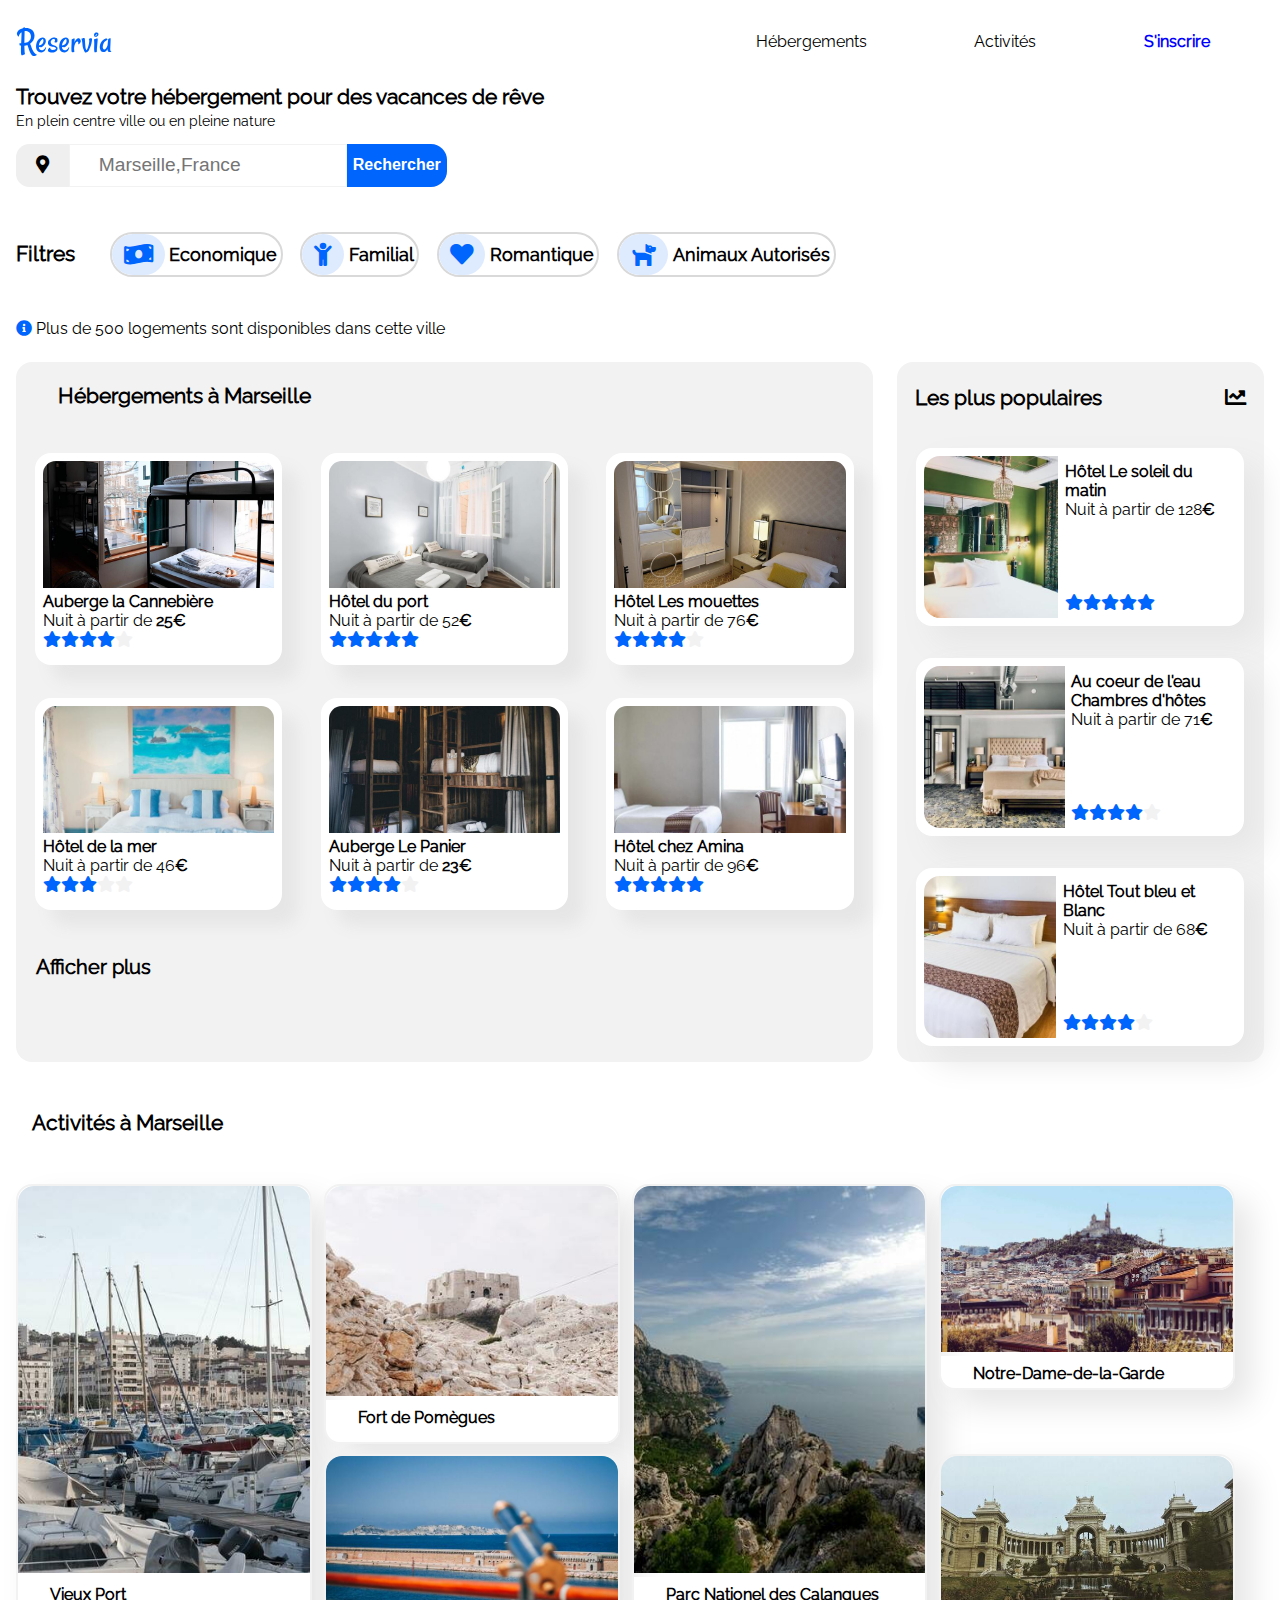
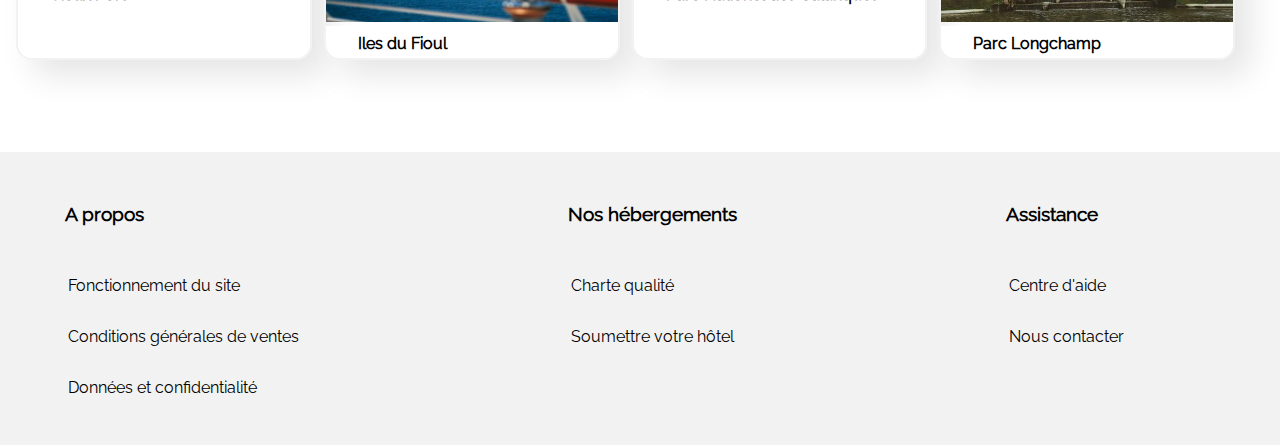
<file: Index.html>
<!DOCTYPE html>
<html lang="fr">
<head>
	<meta charset="utf-8">
	<link rel="stylesheet" type="text/css" href="style.css">
	<link rel="stylesheet" type="text/css" href="Fontawesome/css/all.min.css">
	<title>Reservia - Locations de vacances, logements, Expériences et Lieux</title>
</head>
<body>
	<!-- Header --> 
	<header id="Entete">
			<img src="images/logo/Reservia.svg" alt="Logo Reservia" id="LogoReservia" class="ElementEntete">
			<nav id="navigation">
				<ul id="navigationUL" class="ElementEntete">
					<li class="ElemNav"><a href="#HebergMarseille" class="lienpage">Hébergements</a></li>
					<li class="ElemNav"><a href="#activites" class="lienpage">Activités</a></li>
				</ul>
			</nav>
			<a href="Logon" class="lienpage ElementEntete" id="Logon"><em>S'inscrire</em></a>
	</header>
	
	<!-- Section de Recherche -->
	<section>
		<h2>Trouvez votre hébergement pour des vacances de rêve</h2>
		<p>En plein centre ville ou en pleine nature</p>
		<div id="recherche">
			<button id="localisation"><i class="fas fa-map-marker-alt fa-lg elementsearch"></i></button>
			<input type="search" id="mysearch" class="elementsearch" name="rechercher" placeholder="Marseille,France">
			<button id="search" class="elementsearch">Rechercher</button>
			<button id="IconSearch" class="elementsearch"><i class="fas fa-search"></i></button>
		</div>		
		
		<section id="filtres">
			<h3>Filtres</h3>
			<div id="ContainerFiltres">
				<div>
					<a href="hebergements.html#Economique" class="contentfiltre">
					<i class="fas fa-money-bill-wave fa-lg iconfiltre"></i>
					Economique
					</a> 
				</div>
				<div>
					<a href="hebergements.html#Familial" class="contentfiltre">
					<i class="fas fa-child fa-lg iconfiltre"></i>
					Familial
					</a> 
				</div>
				<div>
					<a href="hebergements.html#Romantique" class="contentfiltre">
					<i class="fas fa-heart fa-lg iconfiltre fa-lg iconfiltre"></i>
					Romantique
					</a> 
				</div>
				<div>
					<a href="hebergements.html#Animaux" class="contentfiltre">
					<i class="fas fa-dog fa-lg iconfiltre"></i>
					Animaux Autorisés
					</a> 
				</div>
			</div>
				
		</section> 		
	</section>
	
	<!-- Zone de Texte -->
	<div id="textinfo">
		<i class="fas fa-info-circle" id="iconinfo"></i>
	Plus de 500 logements sont disponibles dans cette ville
	</div>

	<!-- Section regroupant Hergement Marseille et Populaires -->
	<div id="Hebergements">

		<!-- sous Section Hebergement Marseille -->
		<section id="HebergMarseille">
			<h2 id="TitreMars">Hébergements à Marseille</h2>
			<div class="ContHebergMarseille">
					<figure class="elementsMars">
						<a href="">
							<img src="images/hebergements/4_small/marcus-loke-WQJvWU_HZFo-unsplash.jpg" alt="Auberge la cannebière" class="imagesHeberg">
						</a>
							<figcaption><strong>Auberge la Cannebière</strong><br />
							Nuit à partir de <strong>25€</strong> <br>
							<i class="fas fa-star colorstar"></i><i class="fas fa-star colorstar"></i><i class="fas fa-star colorstar"></i><i class="fas fa-star colorstar"></i><i class="fas fa-star star"></i></figcaption>
						
					</figure> 
					<figure class="elementsMars">
						<a href="">
							<img src="images/hebergements/4_small/fred-kleber-gTbaxaVLvsg-unsplash.jpg" alt="Hôtel du port" class="imagesHeberg">
							</a>
							<figcaption><strong>Hôtel du port</strong><br />
							Nuit à partir de 52<strong>€</strong> <br>
							<i class="fas fa-star colorstar"></i><i class="fas fa-star colorstar"></i><i class="fas fa-star colorstar"></i><i class="fas fa-star colorstar"></i><i class="fas fa-star colorstar"></i>
							</figcaption>
						
					</figure>
					<figure class="elementsMars">
						<a href="">
							<img src="images/hebergements/4_small/reisetopia-B8WIgxA_PFU-unsplash.jpg" alt="Hôtel Les mouettes" class="imagesHeberg">
							</a>
							<figcaption><strong>Hôtel Les mouettes</strong><br />
							Nuit à partir de 76<strong>€</strong> <br>
							<i class="fas fa-star colorstar"></i><i class="fas fa-star colorstar"></i><i class="fas fa-star colorstar"></i><i class="fas fa-star colorstar"></i><i class="fas fa-star star"></i>
							</figcaption>
					</figure>
					<figure class="elementsMars">
						<a href="">
							<img src="images/hebergements/4_small/annie-spratt-Eg1qcIitAuA-unsplash.jpg" alt="Hôtel de la mer"  class="imagesHeberg">
							</a>
							<figcaption><strong>Hôtel de la mer</strong><br />
							Nuit à partir de 46<strong>€</strong><br>
							<i class="fas fa-star colorstar"></i><i class="fas fa-star colorstar"></i><i class="fas fa-star colorstar"></i><i class="fas fa-star star"></i><i class="fas fa-star star"></i>
							</figcaption>
					</figure>
					<figure class="elementsMars">
						<a href="">
							<img src="images/hebergements/4_small/nicate-lee-kT-ZyaiwBe0-unsplash.jpg" alt="Auberge Le Panier"  class="imagesHeberg">
							</a>
							<figcaption><strong>Auberge Le Panier</strong><br />
							Nuit à partir de <strong>23€</strong> <br>
							<i class="fas fa-star colorstar"></i><i class="fas fa-star colorstar"></i><i class="fas fa-star colorstar"></i><i class="fas fa-star colorstar"></i><i class="fas fa-star star"></i>
							</figcaption>
					</figure>
					<figure class="elementsMars">
						<a href="">
							<img src="images/hebergements/4_small/febrian-zakaria-M6S1WvfW68A-unsplash.jpg" alt="Hôtel chez Amina"  class="imagesHeberg">
							</a>
							<figcaption><strong>Hôtel chez Amina</strong><br />
							Nuit à partir de 96<strong>€</strong> <br>
							<i class="fas fa-star colorstar"></i><i class="fas fa-star colorstar"></i><i class="fas fa-star colorstar"></i><i class="fas fa-star colorstar"></i><i class="fas fa-star colorstar"></i>
							</figcaption>
					</figure>
			</div>
			<div id="ShowMore">
				<a href="">Afficher plus</a>
			</div>
			
		</section>

		<!-- sous section Populaires -->
		<section id="populaires">
				<div id="TitrePop">
					<h2>Les plus populaires</h2><i class="fas fa-chart-line fa-lg" id="iconPop"></i>
				</div>
				<div id="ContPopulaire">		
					<figure class="BoxElementsPop">
						<a href="" class="ElementsPop">
							<img src="images/hebergements/4_small/emile-guillemot-Bj_rcSC5XfE-unsplash.jpg" alt="Hôtel Le soleil du matin"  class="imagesPop">
							</a>
							<figcaption class="DescriptionPop">
								<div>
									<strong>Hôtel Le soleil du matin</strong><br />
									Nuit à partir de 128<strong>€</strong> <br>
								</div>
								<div>
									<i class="fas fa-star colorstar"></i><i class="fas fa-star colorstar"></i><i class="fas fa-star colorstar"></i><i class="fas fa-star colorstar"></i><i class="fas fa-star colorstar"></i>
								</div>
							</figcaption>
					</figure>
					
					<figure class="BoxElementsPop">
						<a href="" class="ElementsPop">
							<img src="images/hebergements/4_small/aw-creative-VGs8z60yT2c-unsplash.jpg" alt="Au coeur de l'eau Chambres d'hôtes"  class="imagesPop">
							</a>
							<figcaption class="DescriptionPop">
								<div>
									<strong>Au coeur de l'eau <br> 
									Chambres d'hôtes</strong><br />
									Nuit à partir de 71<strong>€</strong><br>
								</div>
								<div>
									<i class="fas fa-star colorstar"></i><i class="fas fa-star colorstar"></i><i class="fas fa-star colorstar"></i><i class="fas fa-star colorstar"></i><i class="fas fa-star star"></i>
								</div>				
							</figcaption>
					</figure>
					<figure class="BoxElementsPop">
						<a href="" class="ElementsPop">
							<img src="images/hebergements/4_small/febrian-zakaria-sjvU0THccQA-unsplash.jpg" alt="Hôtel Tout bleu et Blanc"  class="imagesPop">
							</a>
							<figcaption class="DescriptionPop">
								<div>
									<strong>Hôtel Tout bleu et Blanc</strong><br />
									Nuit à partir de 68<strong>€</strong><br>
								</div>
								<div>
									<i class="fas fa-star colorstar"></i><i class="fas fa-star colorstar"></i><i class="fas fa-star colorstar"></i><i class="fas fa-star colorstar"></i><i class="fas fa-star star"></i>
								</div>				
							</figcaption>
					</figure>
				</div>
		</section>
	</div>	

	<!-- Section Activités -->
	<section id="activites">
		<h2>Activités à Marseille</h2>
		<div id="ContActivites">
					<figure class="BoxAct">
						<a href="" class="ElementAct">
							<img src="images/activites/4_small/reno-laithienne-QUgJhdY5Fyk-unsplash.jpg" alt="Vieux Port"  class="imagesAct">
							</a>
							<figcaption class="DescriptionAct"><strong>Vieux Port</strong><br />
							</figcaption>
					</figure>
					<figure class="BoxAct">
						<a href="">
							<img src="images/activites/4_small/paul-hermann-QFTrLdQIRhI-unsplash.jpg" alt="Fort de Pomègues"  class="imagesAct">
							</a>
							<figcaption class="DescriptionAct"><strong>Fort de Pomègues</strong><br />
							</figcaption>
					</figure>
					<figure class="BoxAct">
						<a href="">
							<img src="images/activites/4_small/kevin-hikari-rV_Qd1l-VXg-unsplash.jpg" alt="Iles du Fioul"  class="imagesAct">
							</a>
							<figcaption class="DescriptionAct"><strong>Iles du Fioul</strong><br />
							</figcaption>
					</figure>
					<figure class="BoxAct">	
						<a href="">
							<img src="images/activites/4_small/kilyan-sockalingum-NR8-cBCN3aI-unsplash.jpg" alt="Parc Nationel des Calanques"  class="imagesAct">
							</a>
							<figcaption class="DescriptionAct"><strong>Parc Nationel des Calanques</strong><br />
							</figcaption>
					</figure>
					<figure class="BoxAct">
						<a href="">
							<img src="images/activites/4_small/florian-wehde-xW9e8gdotxI-unsplash.jpg" alt="Notre-Dame-de-la-Garde"  class="imagesAct">
							</a>
							<figcaption class="DescriptionAct"><strong>Notre-Dame-de-la-Garde</strong><br />
							</figcaption>
					</figure>
					<figure class="BoxAct">
						<a href="">
							<img src="images/activites/4_small/lena-paulin-wH2-EJoDcV0-unsplash.jpg" alt="Parc Longchamp"  class="imagesAct">
							</a>
							<figcaption class="DescriptionAct"><strong>Parc Longchamp</strong><br />
							</figcaption>
					</figure>
		</div> 
	</section>

	<!-- Footer -->
	<footer id="basdepage">
		<nav class="propos">
			<h3>A propos</h3>
			<ul>
				<li class="ElementPropos"><a href="">Fonctionnement du site</a></li>
				<li class="ElementPropos"><a href="">Conditions générales de ventes</a></li>
				<li class="ElementPropos"><a href="">Données et confidentialité</a></li>
			</ul>				
		</nav>
		<nav class="propos">
			<h3>Nos hébergements</h3>
			<ul>
				<li class="ElementPropos"><a href="">Charte qualité</a></li>
				<li class="ElementPropos"><a href="">Soumettre votre hôtel</a></li>
			</ul>
		</nav>
		<nav class="propos">
			<h3>Assistance</h3>
			<ul>
				<li class="ElementPropos"><a href="">Centre d'aide</a></li>
				<li class="ElementPropos"><a href="mailto:contact@reservia.com">Nous contacter</a></li>
			</ul>
		</nav>
	</footer> 
</body>
</html>
</file>
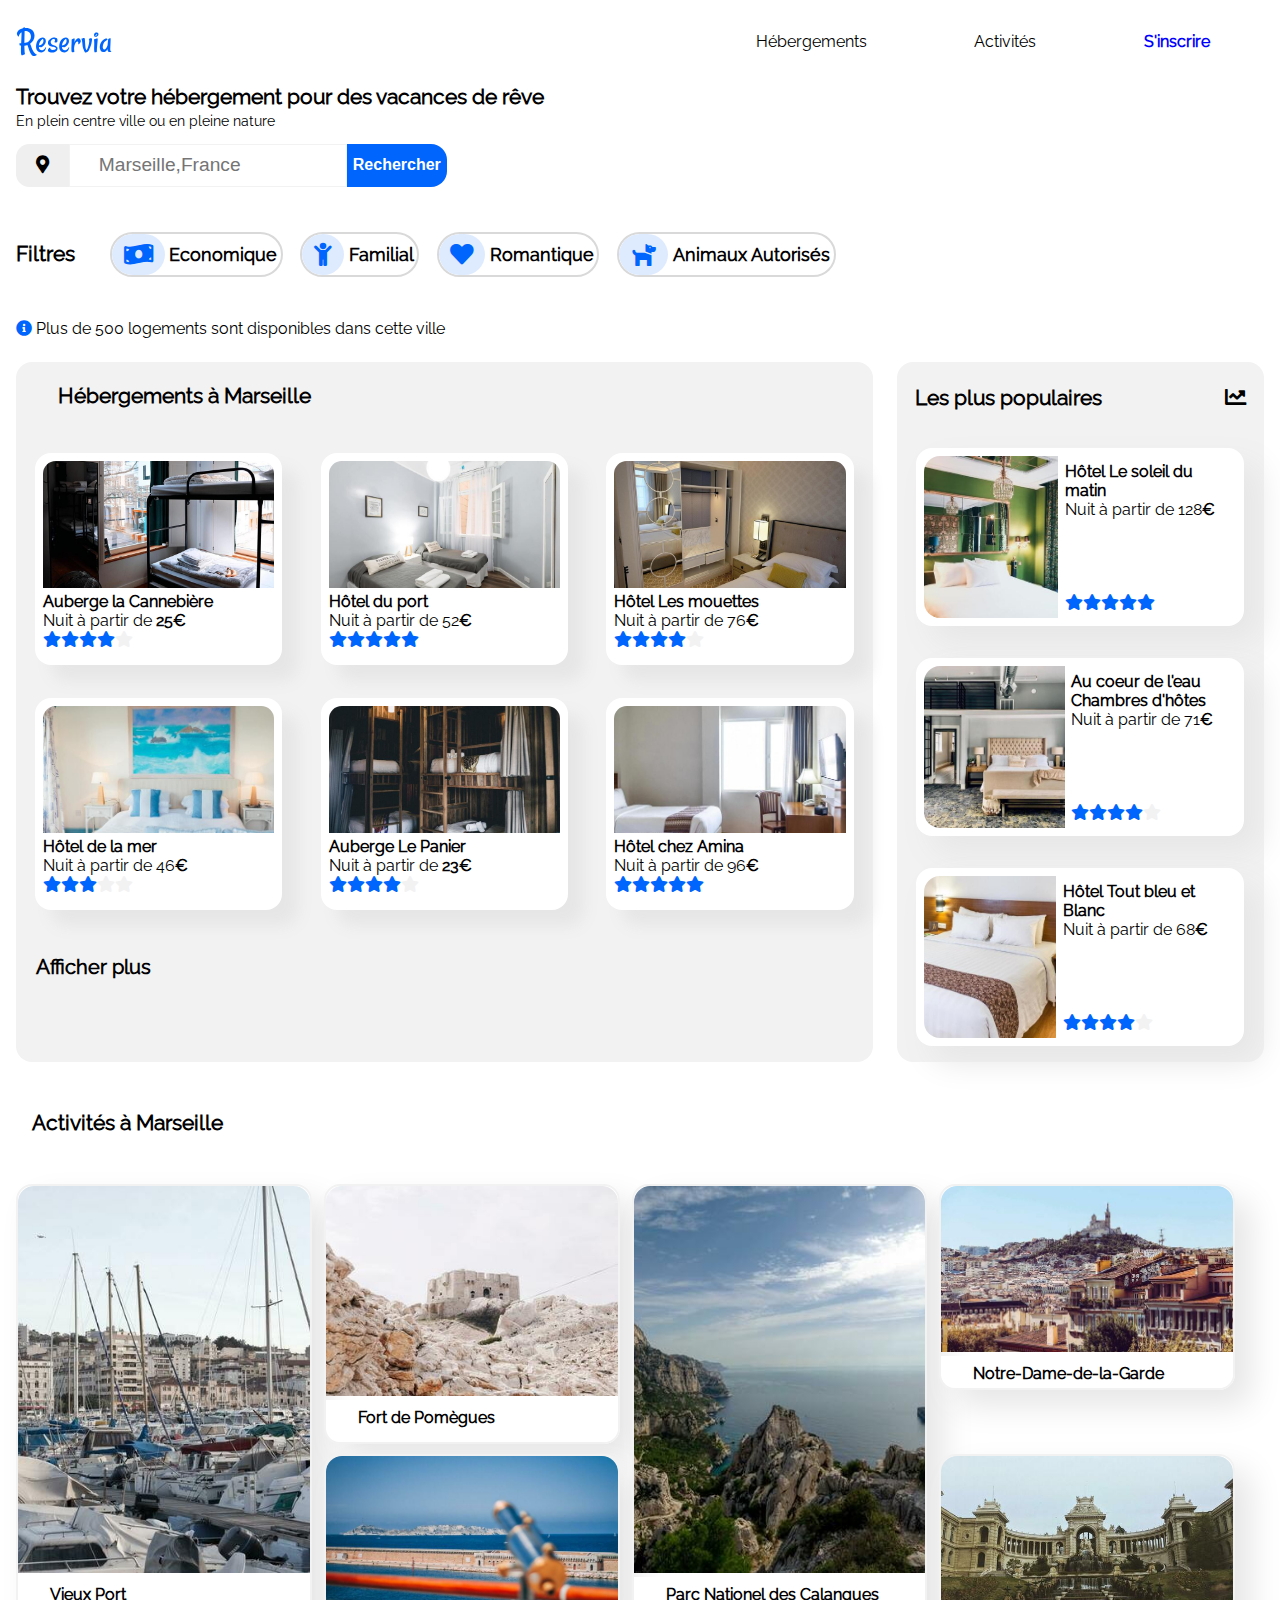
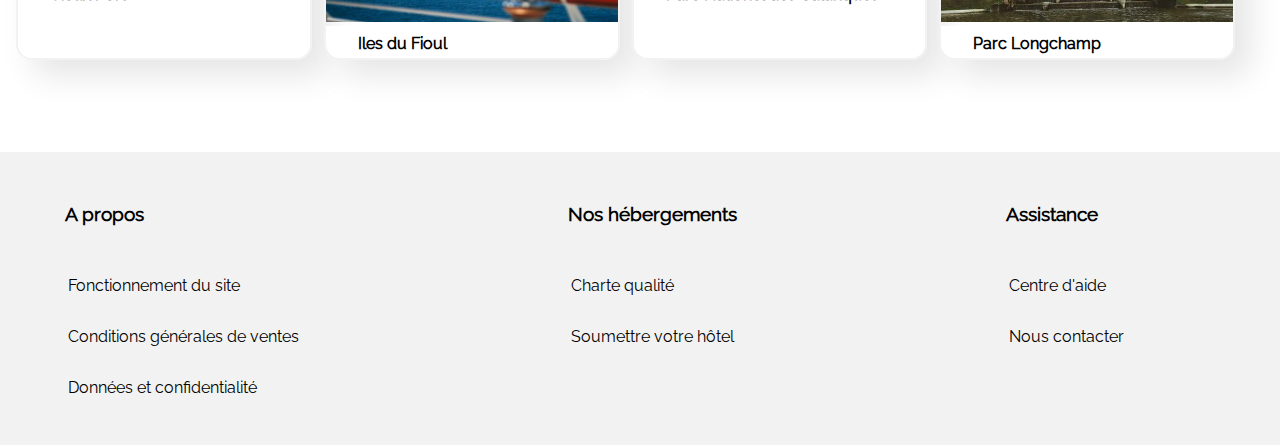
<file: Page_Accueil.html>
<!DOCTYPE html>
<html lang="fr">
<head>
	<meta charset="utf-8">
	<link rel="stylesheet" type="text/css" href="style.css">
	<link rel="stylesheet" type="text/css" href="Fontawesome/css/all.min.css">
	<title>Reservia - Locations de vacances, logements, Expériences et Lieux</title>
</head>
<body>
	<!-- Header --> 
	<header id="Entete">
			<img src="images/logo/Reservia.svg" alt="Logo Reservia" id="LogoReservia" class="ElementEntete">
			<nav id="navigation">
				<ul id="navigationUL" class="ElementEntete">
					<li class="ElemNav"><a href="#HebergMarseille" class="lienpage">Hébergements</a></li>
					<li class="ElemNav"><a href="#activites" class="lienpage">Activités</a></li>
				</ul>
			</nav>
			<a href="Logon" class="lienpage ElementEntete" id="Logon"><em>S'inscrire</em></a>
	</header>
	
	<!-- Section de Recherche -->
	<section>
		<h2>Trouvez votre hébergement pour des vacances de rêve</h2>
		<p>En plein centre ville ou en pleine nature</p>
		<div id="recherche">
			<button id="localisation"><i class="fas fa-map-marker-alt fa-lg elementsearch"></i></button>
			<input type="search" id="mysearch" class="elementsearch" name="rechercher" placeholder="Marseille,France">
			<button id="search" class="elementsearch">Rechercher</button>
			<button id="IconSearch" class="elementsearch"><i class="fas fa-search"></i></button>
		</div>		
		
		<section id="filtres">
			<h3>Filtres</h3>
			<div id="ContainerFiltres">
				<div>
					<a href="hebergements.html#Economique" class="contentfiltre">
					<i class="fas fa-money-bill-wave fa-lg iconfiltre"></i>
					Economique
					</a> 
				</div>
				<div>
					<a href="hebergements.html#Familial" class="contentfiltre">
					<i class="fas fa-child fa-lg iconfiltre"></i>
					Familial
					</a> 
				</div>
				<div>
					<a href="hebergements.html#Romantique" class="contentfiltre">
					<i class="fas fa-heart fa-lg iconfiltre fa-lg iconfiltre"></i>
					Romantique
					</a> 
				</div>
				<div>
					<a href="hebergements.html#Animaux" class="contentfiltre">
					<i class="fas fa-dog fa-lg iconfiltre"></i>
					Animaux Autorisés
					</a> 
				</div>
			</div>
				
		</section> 		
	</section>
	
	<!-- Zone de Texte -->
	<div id="textinfo">
		<i class="fas fa-info-circle" id="iconinfo"></i>
	Plus de 500 logements sont disponibles dans cette ville
	</div>

	<!-- Section regroupant Hergement Marseille et Populaires -->
	<div id="Hebergements">

		<!-- sous Section Hebergement Marseille -->
		<section id="HebergMarseille">
			<h2 id="TitreMars">Hébergements à Marseille</h2>
			<div class="ContHebergMarseille">
					<figure class="elementsMars">
						<a href="">
							<img src="images/hebergements/4_small/marcus-loke-WQJvWU_HZFo-unsplash.jpg" alt="Auberge la cannebière" class="imagesHeberg">
						</a>
							<figcaption><strong>Auberge la Cannebière</strong><br />
							Nuit à partir de <strong>25€</strong> <br>
							<i class="fas fa-star colorstar"></i><i class="fas fa-star colorstar"></i><i class="fas fa-star colorstar"></i><i class="fas fa-star colorstar"></i><i class="fas fa-star star"></i></figcaption>
						
					</figure> 
					<figure class="elementsMars">
						<a href="">
							<img src="images/hebergements/4_small/fred-kleber-gTbaxaVLvsg-unsplash.jpg" alt="Hôtel du port" class="imagesHeberg">
							</a>
							<figcaption><strong>Hôtel du port</strong><br />
							Nuit à partir de 52<strong>€</strong> <br>
							<i class="fas fa-star colorstar"></i><i class="fas fa-star colorstar"></i><i class="fas fa-star colorstar"></i><i class="fas fa-star colorstar"></i><i class="fas fa-star colorstar"></i>
							</figcaption>
						
					</figure>
					<figure class="elementsMars">
						<a href="">
							<img src="images/hebergements/4_small/reisetopia-B8WIgxA_PFU-unsplash.jpg" alt="Hôtel Les mouettes" class="imagesHeberg">
							</a>
							<figcaption><strong>Hôtel Les mouettes</strong><br />
							Nuit à partir de 76<strong>€</strong> <br>
							<i class="fas fa-star colorstar"></i><i class="fas fa-star colorstar"></i><i class="fas fa-star colorstar"></i><i class="fas fa-star colorstar"></i><i class="fas fa-star star"></i>
							</figcaption>
					</figure>
					<figure class="elementsMars">
						<a href="">
							<img src="images/hebergements/4_small/annie-spratt-Eg1qcIitAuA-unsplash.jpg" alt="Hôtel de la mer"  class="imagesHeberg">
							</a>
							<figcaption><strong>Hôtel de la mer</strong><br />
							Nuit à partir de 46<strong>€</strong><br>
							<i class="fas fa-star colorstar"></i><i class="fas fa-star colorstar"></i><i class="fas fa-star colorstar"></i><i class="fas fa-star star"></i><i class="fas fa-star star"></i>
							</figcaption>
					</figure>
					<figure class="elementsMars">
						<a href="">
							<img src="images/hebergements/4_small/nicate-lee-kT-ZyaiwBe0-unsplash.jpg" alt="Auberge Le Panier"  class="imagesHeberg">
							</a>
							<figcaption><strong>Auberge Le Panier</strong><br />
							Nuit à partir de <strong>23€</strong> <br>
							<i class="fas fa-star colorstar"></i><i class="fas fa-star colorstar"></i><i class="fas fa-star colorstar"></i><i class="fas fa-star colorstar"></i><i class="fas fa-star star"></i>
							</figcaption>
					</figure>
					<figure class="elementsMars">
						<a href="">
							<img src="images/hebergements/4_small/febrian-zakaria-M6S1WvfW68A-unsplash.jpg" alt="Hôtel chez Amina"  class="imagesHeberg">
							</a>
							<figcaption><strong>Hôtel chez Amina</strong><br />
							Nuit à partir de 96<strong>€</strong> <br>
							<i class="fas fa-star colorstar"></i><i class="fas fa-star colorstar"></i><i class="fas fa-star colorstar"></i><i class="fas fa-star colorstar"></i><i class="fas fa-star colorstar"></i>
							</figcaption>
					</figure>
			</div>
			<div id="ShowMore">
				<a href="">Afficher plus</a>
			</div>
			
		</section>

		<!-- sous section Populaires -->
		<section id="populaires">
				<div id="TitrePop">
					<h2>Les plus populaires</h2><i class="fas fa-chart-line fa-lg" id="iconPop"></i>
				</div>
				<div id="ContPopulaire">		
					<figure class="BoxElementsPop">
						<a href="" class="ElementsPop">
							<img src="images/hebergements/4_small/emile-guillemot-Bj_rcSC5XfE-unsplash.jpg" alt="Hôtel Le soleil du matin"  class="imagesPop">
							</a>
							<figcaption class="DescriptionPop">
								<div>
									<strong>Hôtel Le soleil du matin</strong><br />
									Nuit à partir de 128<strong>€</strong> <br>
								</div>
								<div>
									<i class="fas fa-star colorstar"></i><i class="fas fa-star colorstar"></i><i class="fas fa-star colorstar"></i><i class="fas fa-star colorstar"></i><i class="fas fa-star colorstar"></i>
								</div>
							</figcaption>
					</figure>
					
					<figure class="BoxElementsPop">
						<a href="" class="ElementsPop">
							<img src="images/hebergements/4_small/aw-creative-VGs8z60yT2c-unsplash.jpg" alt="Au coeur de l'eau Chambres d'hôtes"  class="imagesPop">
							</a>
							<figcaption class="DescriptionPop">
								<div>
									<strong>Au coeur de l'eau <br> 
									Chambres d'hôtes</strong><br />
									Nuit à partir de 71<strong>€</strong><br>
								</div>
								<div>
									<i class="fas fa-star colorstar"></i><i class="fas fa-star colorstar"></i><i class="fas fa-star colorstar"></i><i class="fas fa-star colorstar"></i><i class="fas fa-star star"></i>
								</div>				
							</figcaption>
					</figure>
					<figure class="BoxElementsPop">
						<a href="" class="ElementsPop">
							<img src="images/hebergements/4_small/febrian-zakaria-sjvU0THccQA-unsplash.jpg" alt="Hôtel Tout bleu et Blanc"  class="imagesPop">
							</a>
							<figcaption class="DescriptionPop">
								<div>
									<strong>Hôtel Tout bleu et Blanc</strong><br />
									Nuit à partir de 68<strong>€</strong><br>
								</div>
								<div>
									<i class="fas fa-star colorstar"></i><i class="fas fa-star colorstar"></i><i class="fas fa-star colorstar"></i><i class="fas fa-star colorstar"></i><i class="fas fa-star star"></i>
								</div>				
							</figcaption>
					</figure>
				</div>
		</section>
	</div>	

	<!-- Section Activités -->
	<section id="activites">
		<h2>Activités à Marseille</h2>
		<div id="ContActivites">
					<figure class="BoxAct">
						<a href="" class="ElementAct">
							<img src="images/activites/4_small/reno-laithienne-QUgJhdY5Fyk-unsplash.jpg" alt="Vieux Port"  class="imagesAct">
							</a>
							<figcaption class="DescriptionAct"><strong>Vieux Port</strong><br />
							</figcaption>
					</figure>
					<figure class="BoxAct">
						<a href="">
							<img src="images/activites/4_small/paul-hermann-QFTrLdQIRhI-unsplash.jpg" alt="Fort de Pomègues"  class="imagesAct">
							</a>
							<figcaption class="DescriptionAct"><strong>Fort de Pomègues</strong><br />
							</figcaption>
					</figure>
					<figure class="BoxAct">
						<a href="">
							<img src="images/activites/4_small/kevin-hikari-rV_Qd1l-VXg-unsplash.jpg" alt="Iles du Fioul"  class="imagesAct">
							</a>
							<figcaption class="DescriptionAct"><strong>Iles du Fioul</strong><br />
							</figcaption>
					</figure>
					<figure class="BoxAct">	
						<a href="">
							<img src="images/activites/4_small/kilyan-sockalingum-NR8-cBCN3aI-unsplash.jpg" alt="Parc Nationel des Calanques"  class="imagesAct">
							</a>
							<figcaption class="DescriptionAct"><strong>Parc Nationel des Calanques</strong><br />
							</figcaption>
					</figure>
					<figure class="BoxAct">
						<a href="">
							<img src="images/activites/4_small/florian-wehde-xW9e8gdotxI-unsplash.jpg" alt="Notre-Dame-de-la-Garde"  class="imagesAct">
							</a>
							<figcaption class="DescriptionAct"><strong>Notre-Dame-de-la-Garde</strong><br />
							</figcaption>
					</figure>
					<figure class="BoxAct">
						<a href="">
							<img src="images/activites/4_small/lena-paulin-wH2-EJoDcV0-unsplash.jpg" alt="Parc Longchamp"  class="imagesAct">
							</a>
							<figcaption class="DescriptionAct"><strong>Parc Longchamp</strong><br />
							</figcaption>
					</figure>
		</div> 
	</section>

	<!-- Footer -->
	<footer id="basdepage">
		<nav class="propos">
			<h3>A propos</h3>
			<ul>
				<li class="ElementPropos"><a href="">Fonctionnement du site</a></li>
				<li class="ElementPropos"><a href="">Conditions générales de ventes</a></li>
				<li class="ElementPropos"><a href="">Données et confidentialité</a></li>
			</ul>				
		</nav>
		<nav class="propos">
			<h3>Nos hébergements</h3>
			<ul>
				<li class="ElementPropos"><a href="">Charte qualité</a></li>
				<li class="ElementPropos"><a href="">Soumettre votre hôtel</a></li>
			</ul>
		</nav>
		<nav class="propos">
			<h3>Assistance</h3>
			<ul>
				<li class="ElementPropos"><a href="">Centre d'aide</a></li>
				<li class="ElementPropos"><a href="mailto:contact@reservia.com">Nous contacter</a></li>
			</ul>
		</nav>
	</footer> 
</body>
</html>
</file>
<file: style.css>
/*Police*/

@font-face
	{
		font-family: "Raleway" ;
		src: url('Police/Raleway-VariableFont_wght.ttf') format('truetype');
		    font-weight: normal;
    		font-style: normal;
	}
		
  
/*Elements principaux*/

body {
	font-family: Raleway, Arial, Verdana, sans-serif;
	color: black;
	padding: 0.5em;
}

h2 {
	font-size: 1.3em;
}

p {
	font-size: 0.9em;
}

a {
	text-decoration: none;
	color: black;
}

a:hover {
	color: #609ffd;
}

.colorstar {
	color: #0065FC;
}

.star {
	color: #F2F2F2;
}

/*Header*/

#Entete {
	display: grid ;
	align-items: center;
	width: 100%;
}

#LogoReservia {
	grid-row-start: 1;
	grid-row-end: 2;
	grid-column-start: 1;
	grid-column-end: 8;
	}

#navigation {
	grid-row-start: 1;
	grid-row-end: 2;
	grid-column-start: 7;
	grid-column-end: 9;
	}

#navigationUL {
	display: flex;
	justify-content:space-around;
}

#Logon {
	grid-row-start: 1;
	grid-row-end: 2;
	grid-column-start: 9;
	grid-column-end: 10;
	text-align: center;
	}



/*Navigation*/

ul
{
    list-style-type: none;
}

nav li
{
/*	margin-right: 3em; */
}

nav {
	margin-top: -2em;
}

li {
	padding-top: 2em;
	margin-top: 0em;
}

.ElemNav:hover {
	border-top: 0.1em #609ffd solid; 
}

a.lienpage:hover {
color: #609ffd;
}

.lienpage {
	color: black;
	font-size: 1em;
}

em {
	font-weight: bold;
	color: blue;
	font-style: normal;
}

/*Titre*/
#titre {
	clear: both;
	padding-top: 1em;
}
p {
	margin-top: -1em;
}

/*Recherche*/

#recherche {
	background-color: #f2f2f2;
	border-collapse: collapse;
	width: 100px;
	border-radius: 1em;
	display: flex;

}

.elementsearch:nth-child(1) {
	flex: 1;
}
.elementsearch:nth-child(2) {
	flex: 3;
}
.elementsearch:nth-child(3) {
	flex: 2;
}
.elementsearch:nth-child(4) {
	flex: 2;
}

#localisation {
	border: none;
	padding: 1em 1.5em 1em 1.5em;
	border-radius: 1em 0em 0em 1em;
}

#mysearch {
	font-size: 1.20em;
	border: solid 0.1em #f2f2f2;
	padding: 0.5em 0em 0.5em 1.5em;
}

#search {
	background-color: #0065FC;
	border: none;
	color: white;
	font-size: 1em;
	font-weight: bold;
	border-radius: 0em 1em 1em 0em;
}

#IconSearch {
	background-color: #0065FC;
	border: none;
	color: white;
	font-size: 1em;
	font-weight: bold;
	border-radius: 0em 1em 1em 0em;
	padding: 0em 1em 0em 1em;
}

/* Filtre */

#TitreFiltres {
	padding-right: 0.2em;
}

#filtres {
	padding-top: 2em;
	font-size: 1.1em;
	width: 70%;
	display: flex;
	align-items: center;
}

#ContainerFiltres {
	margin:0em 0em 0em 2em;
	display: flex;
	justify-content: space-between;
}

.contentfiltre {
	border: 0.15em solid #d9d9d9;
	border-radius: 3em;
	overflow: hidden;
	display: flex;
	align-items: center;
	font-weight: bold;
	padding-right: 0.2em;
	margin-right: 1em;
}

.contentfiltre:hover {
	background-color: #0065FC;
	color: white;

}

.iconfiltre {
	background-color: #DEEBFF;
	color: #0065FC;
	border-radius: 3em;
	padding: 0.5em;
	margin-right: 0.2em;
}

/*Corp*/

#textinfo {
	padding: 2em 0em 1.5em 0em;
}

#iconinfo {
	color: #0065FC;
}

/*section Hebergement Marseille*/
#Hebergements {
	display: flex;
	flex-direction: row;
	height: 700px;
}

#HebergMarseille 
{
	background-color: #f2f2f2;
	border-radius: 1em;
	display: flex;
	flex-direction: column;
	width: 70%;
	height: 100%;
}

#TitreMars {
	padding-left: 1em;
	margin: 1em 0em 0em 1em;
	width: 90%;
	height: 10%;
}

.ContHebergMarseille {
	width: 100%;
	height: 70%;
	display: flex;
	flex-wrap: wrap;
	justify-content: space-around; 
	margin-bottom: -3em;
}

.elementsMars {
	background-color: white;
	box-shadow: 1em 1em 1em #e6e6e6;
	width: 27%;
	height: 40%;
	margin: 0em;
	padding: 0.5em;
	border-radius: 1em;
}

.imagesHeberg {
	object-fit: cover;
	width: 100%;
	height: 65%;
	border-radius: 0.8em 0.8em 0em 0em;
}

#ShowMore {
	height: 10%;
	font-size: 1.25em;
	font-weight: bold;
	margin: 3em 0em 0em 1em;
}

/*section populaires*/

#populaires {
	background-color: #f2f2f2;
	margin-left: 1.5em;
	border-radius: 1em;
	width: 30%;
	height: 100%;
	display: flex;
	flex-direction: column;
	align-items: center;
}

#TitrePop {
	display: flex;
	justify-content: space-between;
	align-items: center;
	margin: 0em 3em 0em 3em;
	width: 90%;
	height: 10%;

}

#ContPopulaire {
	display: flex;
	flex-direction: column;
	justify-content: space-around;
	align-items: center;
	width: 100%;
	height: 90%;
}

.BoxElementsPop {
	background-color: white;
	box-shadow: 1em 1em 2em #e6e6e6;
	width: 85%;
	height: 35%;
	padding: 0.5em;
	border-radius: 1em;
	display: flex;
	justify-content: flex-start;
}

.ElementsPop {
	
	height: 100%;
	width: 45%;
}

.imagesPop {
	object-fit: cover;
	height: 100%;
	width: 100%;
	border-radius: 1em 0em 0em 1em;
}

.DescriptionPop {
	display: flex;
	flex-direction: column;
	justify-content: space-between;
	margin: 0.4em;
}

/*section activité*/

#activites {
	margin: 3em 1em 0em 1em;
}

#ContActivites {
	display: grid;
	grid-template-columns: 24% 24% 24% 24%;
	grid-template-rows: 9% 9% 9% 9% 9% 9% 9% 9% 9% 9%;
	grid-column-gap: 1em;
	height: 600px;
	width: 100%;
}

.BoxAct {
	margin: 2em 0em 2em -1em;
	max-height: 100%;
	width: 100%;
	border: solid 2px #f2f2f2;
	border-radius: 1em;
	box-shadow: 1em 1em 2em #e6e6e6;
	overflow: hidden;
}

.BoxAct:nth-child(1) {
	grid-row-start: 1;
	grid-row-end: 11;
	grid-column-start: 1;
	grid-column-end: 2;
}

.BoxAct:nth-child(2) {
	grid-row-start: 1;
	grid-row-end: 7;
	grid-column-start: 2;
	grid-column-end: 3;	
}

.BoxAct:nth-child(3) {
	grid-row-start: 6;
	grid-row-end: 11;
	grid-column-start: 2;
	grid-column-end: 3;	
}

.BoxAct:nth-child(4) {
	grid-row-start: 1;
	grid-row-end: 11;
	grid-column-start: 3;
	grid-column-end: 4;	
}

.BoxAct:nth-child(5) {
	grid-row-start: 1;
	grid-row-end: 6;
	grid-column-start: 4;
	grid-column-end: 5;	
}

.BoxAct:nth-child(6) {
	grid-row-start: 6;
	grid-row-end: 11;
	grid-column-start: 4;
	grid-column-end: 5;	
}

.DescriptionAct {
	padding: 0.5em 0em 0em 2em;
	background-color: white;
	height: 18%;

}

.imagesAct {
	object-fit: cover;
	width: 100%;
	height: 82%;
	border-radius: 1em 1em 0em 0em;
}


/*Footer*/

#basdepage {
	background-color: #f2f2f2;
	margin: 0em -1em -1em -4em;
	padding: 1em 0em 2em 0em;
	display: flex;
	justify-content: space-around;
}

.propos {
	margin: 1em 0em 0em -5em;

}

nav h3 {
	margin-left: 2em;
}

/*Modification Pour Ecran PC avec 1024px < W */

@media screen and (min-width: 1024px) {
	#IconSearch {
		display: none;
	}
}

/* Modification Pour Tablette avec 768px < W < 1024px */

@media screen and (min-width: 768px) and (max-width: 1023px) {

	#search {
		display: none;
	}

	#filtres {
		flex-direction: column;
		align-items: start;
		margin-top: -2em;
	}

	#ContainerFiltres {
		margin-left: 0em;
	}

	#Hebergements {
		flex-direction: column-reverse;
		justify-content: start;
		height: 900px;
	}

	#populaires {
		width: 100%;
		height: 30%;
		margin-left: 0em;
	}

	#TitrePop {
		height: 20%;
		width: 90%;
	}

	#ContPopulaire {
		flex-direction: row;
		height: 80%;
		width: 100%;
	}

	.BoxElementsPop {
		height: 80%;
		width: 27%;
		margin: 0em;
	}

	#HebergMarseille {
		width: 100%;
		height: 70%;
		background-color: white;
	}

	#ContActivites {
	grid-template-columns: 30% 30% 30% ;
	grid-template-rows: 50% 50%;
	grid-column-gap: 1em;
	margin-left: 1em;
	height: 600px;
	width: 100%;
	}

	.BoxAct:nth-child(1) {
	grid-row-start: 1;
	grid-row-end: 2;
	grid-column-start: 1;
	grid-column-end: 2;
}

.BoxAct:nth-child(2) {
	grid-row-start: 1;
	grid-row-end: 2;
	grid-column-start: 2;
	grid-column-end: 3;	
}

.BoxAct:nth-child(3) {
	grid-row-start: 1;
	grid-row-end: 2;
	grid-column-start: 3;
	grid-column-end: 4;	
}

.BoxAct:nth-child(4) {
	grid-row-start: 2;
	grid-row-end: 3;
	grid-column-start: 1;
	grid-column-end: 2;	
}

.BoxAct:nth-child(5) {
	grid-row-start: 2;
	grid-row-end: 3;
	grid-column-start: 2;
	grid-column-end: 3;	
}

.BoxAct:nth-child(6) {
	grid-row-start: 2;
	grid-row-end: 3;
	grid-column-start: 3;
	grid-column-end: 4;	
}

.imagesAct {
	height: 77%;
}

.propos {
	margin: 1em 0em 0em 1em;
}

}

/* Modification Pour Telephone avec W < 767px */

@media screen and (max-width: 767px) {

	#Entete {
			grid-template-columns: 1fr 1fr;
			width: 95%;
		}
	#LogoReservia {
		grid-row-start: 1;
		grid-row-end: 2;
		grid-column-start: 1;
		grid-column-end: 2;
		}
	#navigation {
		grid-row-start: 2;
		grid-row-end: 3;
		grid-column-start: 1;
		grid-column-end: 3;
		font-size: 1.3em;
		width: 100%;
		justify-content: normal;
		}
	#Logon {
		grid-row-start: 1;
		grid-row-end: 2;
		grid-column-start: 2;
		grid-column-end: 3;
		text-align: right;
		font-size: 1.3em;
		padding-right: 1em;
		}

	#navigationUL {
		border-bottom: solid 0.1em #f2f2f2;
		justify-content: center;
		margin-left: -1em;
	}

	.ElemNav {
			padding: 3em 1em 1em 0.5em;
			margin-bottom: 0em;
			text-align: center;
	}

	.ElemNav:hover {
	border-top: none;
	border-bottom: solid 0.2em #609ffd; 
	}



	#recherche {
		margin-top: 2em;
		margin-left: -0.5em;
		width: 100%;
	}
	.elementsearch:nth-child(1) {
		flex: 1;
	}


	.elementsearch:nth-child(2) {
		flex: 2;
	}

	.elementsearch:nth-child(3) {
		flex: 1;
	}

	#mysearch {
	font-size: 1.20em;
	border: solid 0.1em #f2f2f2;
	padding: 0.5em 0em 0.5em 0.5em;
	width: 65%;
}

	#search {
		display: none;
	}

	#filtres {
		flex-direction: column;
		align-items: normal;
		width: 100%;
	}

	#filtres h3 {
		margin: 0em 0em 1em 1em;
	}

	#ContainerFiltres {
		flex-wrap: wrap;
		margin-left: 1em;
		margin-bottom: 1em;
		align-content: space-around;
	}

	#Hebergements {
		flex-direction: column-reverse;
		justify-content: start;
		height: 2500px;
	}

	#populaires {
		width: 100%;
		height: 25%;
		margin-left: 0em;
		border-radius: 0em;
		padding: 0em 0em 0em 0em;
	}


	.BoxElementsPop {
		height: 25%;
		width: 80%;
		margin: 0em;
	}

	#HebergMarseille {
		width: 100%;
		height: 75%;
		margin-top: 1em;
		background-color: white;
	}

	.ContHebergMarseille {
		flex-direction: column;
		flex-wrap: nowrap;
		align-items: center;
		height: 90%
	}

	#TitreMars {
		height: 10%;
	}

	.elementsMars {
		width: 80%;
		height: 15%;
	}

	#ShowMore {
		margin-top: 3em;
	}

	.activites {
		width: 100%;
	}

	#ContActivites {
		display: flex;
		flex-direction: column;
		width: 100%;
		align-items: center;
		justify-content: space-around;
		height: 1800px;
	}

	.BoxAct {
		height: 16.6% ;
		width: 80%;
	}

	#basdepage {
	display: flex;
	flex-direction: column;
	align-items: flex-start;
	margin: 0em;

	}

	.propos {
	margin: 1em 0em 0em 0.5em;
}

	.ElementPropos {
		margin-top: -1em;
	}
}
</file>
